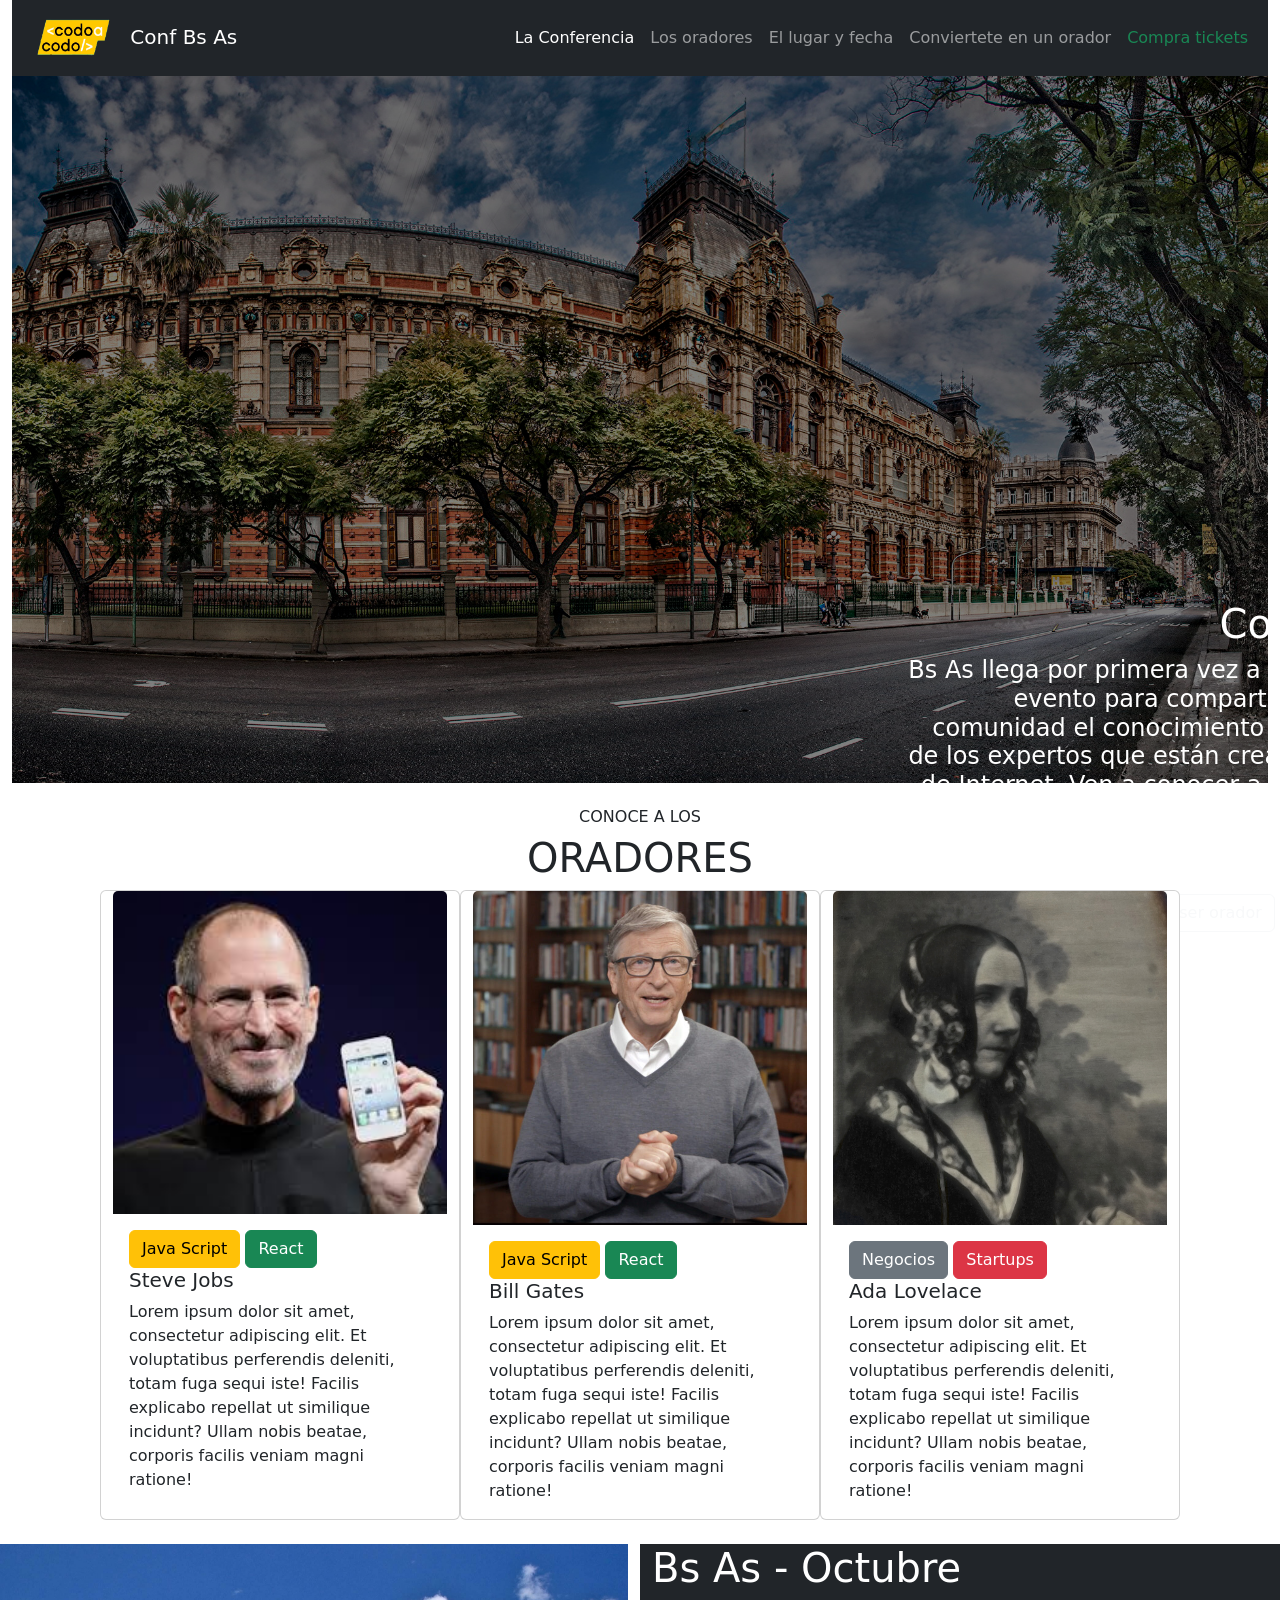
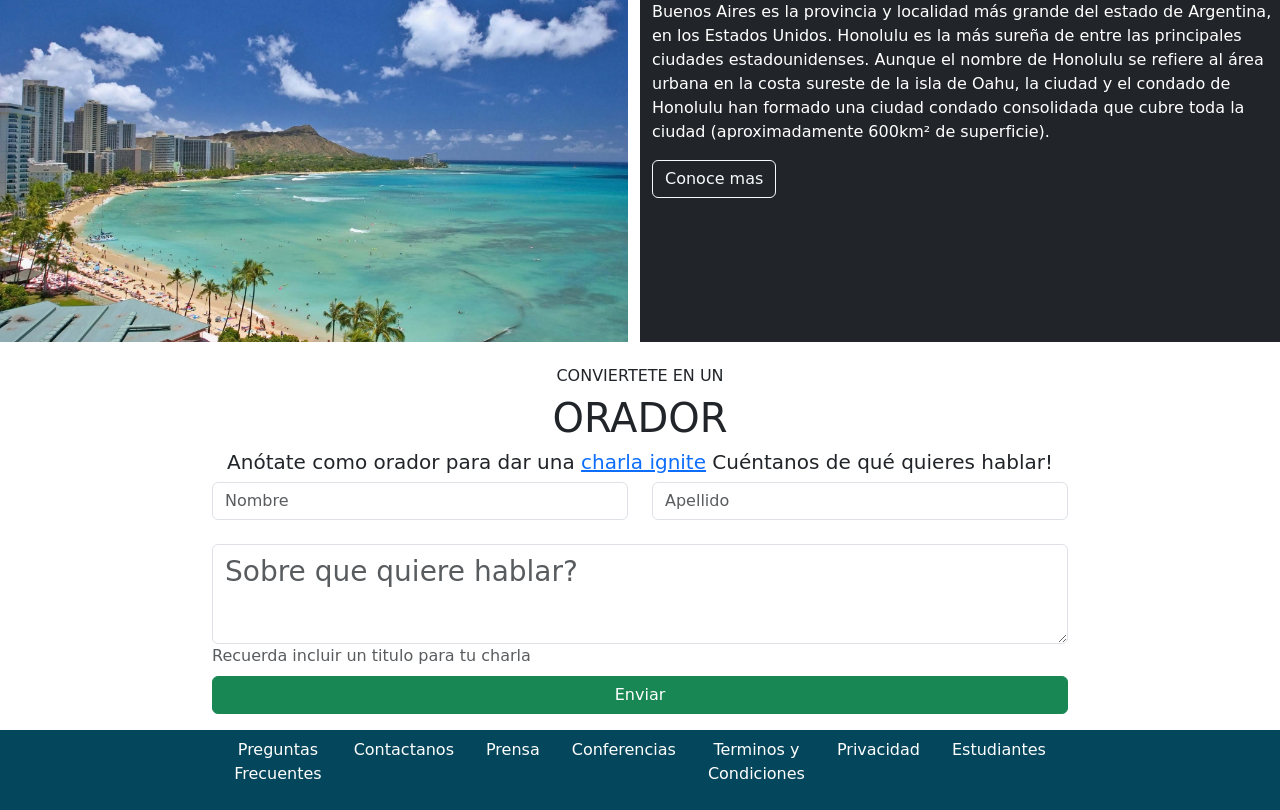
<file: index.html>
<!DOCTYPE html>
<html lang="es">

<head>
    <meta charset="UTF-8">
    <meta http-equiv="X-UA-Compatible" content="IE=edge">
    <meta name="viewport" content="width=device-width, initial-scale=1.0">
    <title>TP Integrador Codo a Codo</title>
    <link rel="stylesheet" href="styles.css">
    <!-- CSS only -->
<link href="https://cdn.jsdelivr.net/npm/bootstrap@5.2.1/dist/css/bootstrap.min.css" rel="stylesheet" integrity="sha384-iYQeCzEYFbKjA/T2uDLTpkwGzCiq6soy8tYaI1GyVh/UjpbCx/TYkiZhlZB6+fzT" crossorigin="anonymous">
</head>

<body>
 
  <header class="container-fluid">

    <nav class="navbar navbar-expand-lg navbar-dark bg-dark">

    <div class="container-fluid">

      <div col-4>
        <a class="navbar-brand" href="#">
          <img src="Imagenes 1/codoacodo.png" alt="Logo" width="100" height="60" class="d-inline-block text-align">
          Conf Bs As
        </a>
      </div>
           
      <div col-8>
        <button class="navbar-toggler" type="button" data-bs-toggle="collapse" data-bs-target="#navbarSupportedContent" aria-controls="navbarSupportedContent" aria-expanded="false" aria-label="Toggle navigation">
          <span class="navbar-toggler-icon"></span>
        </button>
    
        <div class="collapse navbar-collapse" id="navbarSupportedContent">
          <ul class="navbar-nav me-auto mb-2 mb-lg-0 ms-auto">
            <li class="nav-item">
              <a class="nav-link active" aria-current="page" href="#">La Conferencia</a>
            </li>
            <li class="nav-item">
              <a class="nav-link" href="#">Los oradores</a>
            </li>
            <li class="nav-item">
              <a class="nav-link" href="#">El lugar y fecha</a>
            </li>
            <li class="nav-item">
              <a class="nav-link" href="#">Conviertete en un orador</a>
            </li>
            <li class="nav-item">
              <a class="nav-link text-success" href="index2.html">Compra tickets</a>
            </li>
        </div>
      </div>
    </div>
</nav>

</header>

 <main>

  <div class="container-fluid">
    <div class="ba1">
      <img src="./Imagenes 1/ba1.jpg" alt="ciudad" width="100%"> 
    </div> 
    
    <div class=" col-5 texto-arriba"> 
      <h1>Conf Bs As</h1> 
      <h4>Bs As llega por primera vez a Argentina. Un evento para compartir con nuestra comunidad el conocimiento
          y experiencia de los expertos que están creando el futuro de Internet. Ven a conocer a miembros del
          evento, a otros estudiantes de Codo a Codo y los oradores de primer nivel que tenemos para ti. Te
          esperamos!</h4>
          <button type="button" class="btn btn-outline-light">Quiero ser orador</button>
          <button type="button" class="btn btn-success">Comprar tickets</button>
    </div>
  </div>

<br>

  <div>
    <h6 style="text-align: center;">CONOCE A LOS</h6>
    <h1 style="text-align: center;">ORADORES</h1>
  </div>
  
   <div class="row" style="margin-left: 100px; margin-right: 100px;">
          <div class="card col-sm-4">
              <img src="Imagenes 1/steve.jpg" class="card-img-top" alt="...">
              <div class="card-body">
                  <button type="button" class="btn btn-warning">Java Script</button>
                  <button type="button" class="btn btn-success">React</button>
                <h5 class="card-title">Steve Jobs</h5>
                <p class="card-text">Lorem ipsum dolor sit amet,
                  consectetur adipiscing elit. Et voluptatibus perferendis deleniti, totam fuga sequi iste!
                  Facilis explicabo repellat ut similique incidunt? Ullam nobis beatae, corporis facilis veniam
                  magni ratione!</p>
              </div>
            </div>

            <div class="card col-sm-4">
              <img src="Imagenes 1/bill.jpg" class="card-img-top" alt="...">
              <div class="card-body">
                  <button type="button" class="btn btn-warning">Java Script</button>
                  <button type="button" class="btn btn-success">React</button>
                <h5 class="card-title">Bill Gates</h5>
                <p class="card-text">Lorem ipsum dolor sit amet,
                  consectetur adipiscing elit. Et voluptatibus perferendis deleniti, totam fuga sequi iste!
                  Facilis explicabo repellat ut similique incidunt? Ullam nobis beatae, corporis facilis veniam
                  magni ratione!</p>
              </div>
            </div>

            <div class="card col-sm-4">
              <img src="Imagenes 1/ada.jpeg" class="card-img-top" alt="...">
              <div class="card-body">
                  <button type="button" class="btn btn-secondary">Negocios</button>
                  <button type="button" class="btn btn-danger">Startups</button>
                <h5 class="card-title">Ada Lovelace</h5>
                <p class="card-text">Lorem ipsum dolor sit amet,
                  consectetur adipiscing elit. Et voluptatibus perferendis deleniti, totam fuga sequi iste!
                  Facilis explicabo repellat ut similique incidunt? Ullam nobis beatae, corporis facilis veniam
                  magni ratione!</p>
              </div>
            </div>
      </div>

<br>

  <div class="row">
      <div class="col-6">
          <img src="Imagenes 1/honolulu.jpg" class="img-fluid" alt="hawaii" style="width: 100%;">
      </div>
      <div class="col-6 bg-dark text-white">
          <h1>Bs As - Octubre</h1>
          <p">Buenos Aires es la provincia y localidad más grande del estado de Argentina, en los
              Estados Unidos. Honolulu es la más sureña de entre las principales ciudades estadounidenses. Aunque
              el nombre de Honolulu se refiere al área urbana en la costa sureste de la isla de Oahu, la ciudad y
              el condado de Honolulu han formado una ciudad condado consolidada que cubre toda la ciudad
              (aproximadamente 600km² de superficie).</p>
              <button type="button" class="btn btn-outline-light">Conoce mas</button>
      </div>
  </div>

  <br>

  <div>
    <h6 style="text-align: center;">CONVIERTETE EN UN</h6>
    <h1 style="text-align: center;">ORADOR</h1>
    <h5 style="text-align: center;">Anótate como orador para dar una <a href="#">charla ignite</a> Cuéntanos de qué quieres hablar!</h5>  
  </div>

  <div class="row mb-3" style="margin-left: 200px; margin-right: 200px">
      <div class="col">
        <input type="text" class="form-control" placeholder="Nombre" aria-label="Nombre">
      </div>
      <div class="col">
        <input type="text" class="form-control" placeholder="Apellido" aria-label="Apellido">
      </div>
      <div class="mt-4 mb-2">
        <textarea class="form-control fs-3" placeholder="Sobre que quiere hablar?" id="floatingTextarea2"
            style="height: 100px"></textarea>
        <label class="text-muted" for="floatingTextarea2">Recuerda incluir un titulo para tu charla</label>
    </div>
    <div class="container">
        <button type="button" class="btn btn-success text-white w-100">Enviar</button>
    </div>
    </div>
    
</main>

<footer>

  <ul class="nav justify-content-center footer">
    <li class="nav-item">
      <a class="nav-link text-white" aria-current="page" href="#">Preguntas <br> Frecuentes</a>
    </li>
    <li class="nav-item">
      <a class="nav-link text-white" href="#">Contactanos</a>
    </li>
    <li class="nav-item">
      <a class="nav-link text-white" href="#">Prensa</a>
    </li>
    <li class="nav-item">
      <a class="nav-link text-white" href="#">Conferencias</a>
    </li>
    <li class="nav-item">
      <a class="nav-link text-white" href="#">Terminos y <br> Condiciones</a>
    </li>
    <li class="nav-item">
      <a class="nav-link text-white" href="#">Privacidad</a>
    </li>
    <li class="nav-item">
      <a class="nav-link text-white" href="#">Estudiantes</a>
    </li>
  </ul>
  
  </footer>

    <!-- JavaScript Bundle with Popper -->
<script src="https://cdn.jsdelivr.net/npm/bootstrap@5.2.1/dist/js/bootstrap.bundle.min.js" integrity="sha384-u1OknCvxWvY5kfmNBILK2hRnQC3Pr17a+RTT6rIHI7NnikvbZlHgTPOOmMi466C8" crossorigin="anonymous"></script>

</body>

</html>
</file>
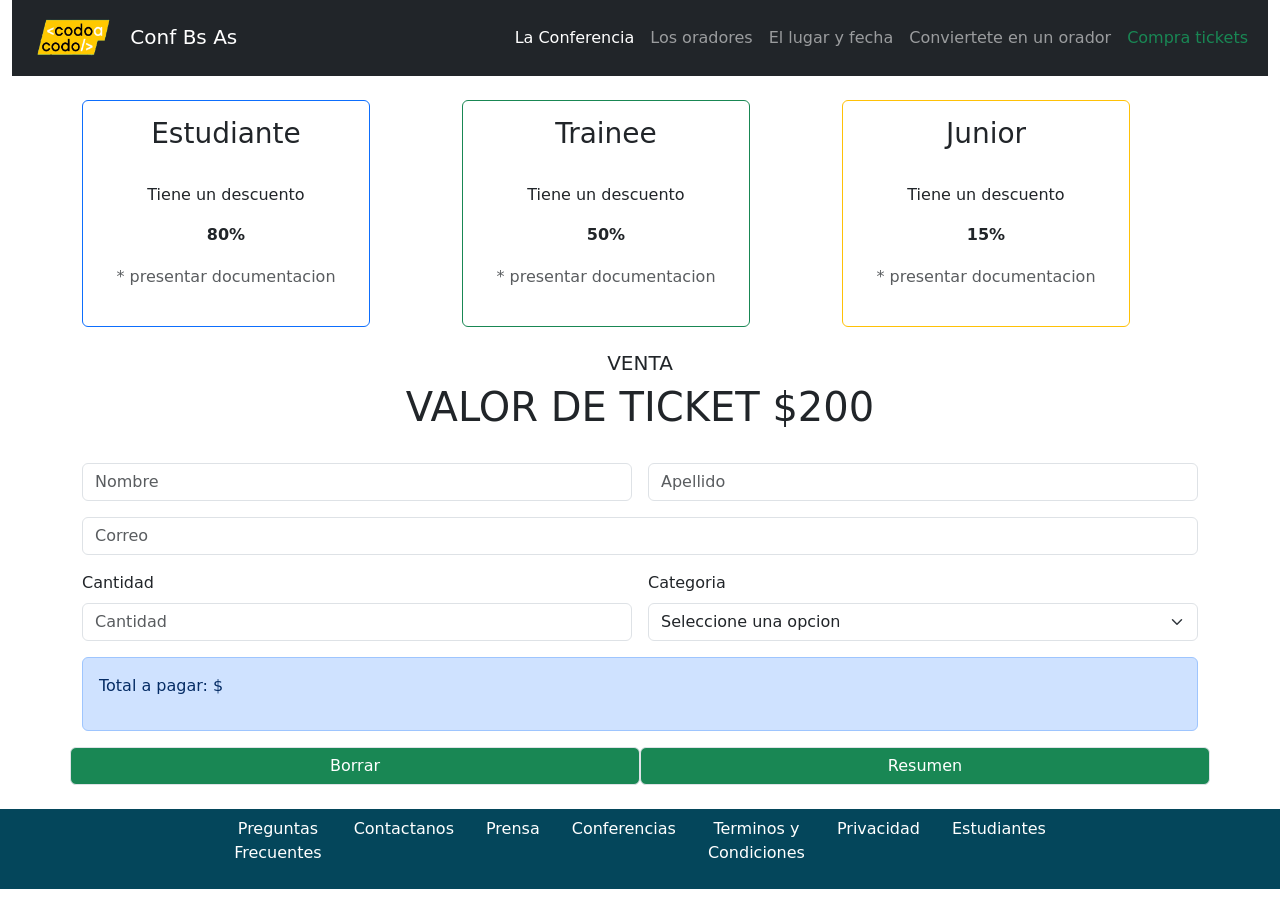
<file: index2.html>
<!DOCTYPE html>
<html lang="en">
<head>
    <meta charset="UTF-8">
    <meta http-equiv="X-UA-Compatible" content="IE=edge">
    <meta name="viewport" content="width=device-width, initial-scale=1.0">
    <link href="https://cdn.jsdelivr.net/npm/bootstrap@5.2.2/dist/css/bootstrap.min.css" rel="stylesheet" integrity="sha384-Zenh87qX5JnK2Jl0vWa8Ck2rdkQ2Bzep5IDxbcnCeuOxjzrPF/et3URy9Bv1WTRi" crossorigin="anonymous">
    <link rel="stylesheet" href="styles.css">
    <title>Comprar Tickets</title>
</head>

<body>

  <header class="container-fluid">

    <nav class="navbar navbar-expand-lg navbar-dark bg-dark">

    <div class="container-fluid">

      <div col-4>
        <a class="navbar-brand" href="#">
          <img src="codoacodo.png" alt="Logo" width="100" height="60" class="d-inline-block text-align">
          Conf Bs As
        </a>
      </div>
           
      <div col-8>
        <button class="navbar-toggler" type="button" data-bs-toggle="collapse" data-bs-target="#navbarSupportedContent" aria-controls="navbarSupportedContent" aria-expanded="false" aria-label="Toggle navigation">
          <span class="navbar-toggler-icon"></span>
        </button>
    
        <div class="collapse navbar-collapse" id="navbarSupportedContent">
          <ul class="navbar-nav me-auto mb-2 mb-lg-0 ms-auto">
            <li class="nav-item">
              <a class="nav-link active" aria-current="page" href="#">La Conferencia</a>
            </li>
            <li class="nav-item">
              <a class="nav-link" href="#">Los oradores</a>
            </li>
            <li class="nav-item">
              <a class="nav-link" href="#">El lugar y fecha</a>
            </li>
            <li class="nav-item">
              <a class="nav-link" href="#">Conviertete en un orador</a>
            </li>
            <li class="nav-item">
              <a class="nav-link text-success" href="#">Compra tickets</a>
            </li>
        </div>
      </div>
    </div>
</nav>

</header>

<br>
    
  <div class="container fluid justify-content-center" >

    <div class="row row-cols-1 row-cols-md-3 g-4">

      <div class="col">
        <div class="card h-100 card border-primary mb-3" style="width: 18rem; text-align: center;">
          <div class="card-body">
            <h3 class="card-title">Estudiante</h3>
            <br>
            <p class="card-text">Tiene un descuento</p>
            <b>80%</b>
            <br><br>
            <h6 class="card-subtitle mb-2 text-muted">* presentar documentacion</h6>
          </div>
        </div>
      </div>

      <div class="col">
        <div class="card h-100 card border-success mb-3" style="width: 18rem; text-align: center;">
          <div class="card-body">
            <h3 class="card-title">Trainee</h3>
            <br>
            <p class="card-text">Tiene un descuento</p>
            <b>50%</b>
            <br><br>
            <h6 class="card-subtitle mb-2 text-muted">* presentar documentacion</h6>
          </div>
        </div>
      </div>

      <div class="col">
        <div class="card h-100 card border-warning mb-3" style="width: 18rem; text-align: center;">
          <div class="card-body">
            <h3 class="card-title">Junior</h3>
            <br>
            <p class="card-text">Tiene un descuento</p>
            <b>15%</b>
            <br><br>
            <h6 class="card-subtitle mb-2 text-muted">* presentar documentacion</h6>
          </div>
        </div>
      </div>
    </div>

      <br>

      <div style="text-align:center;">

        <h5>VENTA</h5>
        <h1>VALOR DE TICKET $200</h1>
        
        </div>

        <br>

      <form class="row g-3 mb-3">

        <div class="col-md-6">
          <input type="text" class="form-control" id="nombre" placeholder="Nombre" aria-label="Nombre">
        </div>

        <br>

        <div class="col-md-6">
          <input type="text" class="form-control" id="apellido" placeholder="Apellido" aria-label="Apellido">
        </div>

        <div class="col-md-12">
          <input type="text" class="form-control" id="correo" placeholder="Correo">
        </div>
  
        <div class="col-md-6">
          <label for="inputEmail4" class="form-label">Cantidad</label>
          <input type="text" class="form-control" id="cantidad" placeholder="Cantidad">
        </div>

        <div class="col-md-6">
          <label for="inputEmail4" class="form-label">Categoria</label>
          <select id="categoria" class="form-select" aria-label="Default select example">
                <option value="">Seleccione una opcion</option>
                <option value="0">Sin categoria</option>
                  <option value="1">Estudiante</option>
                  <option value="2">Trainee</option>
                  <option value="3">Junior</option>
                </select>
        </div>

      </form>
        
        <div class="alert alert-primary" role="alert">
          <p id="total">Total a pagar: $</p>   
        </div>
  
  
<div class="row">
  <button id="borrar" type="button" class="btn btn-success col-md-6 col-sm-12 border" >Borrar</button>
  <button id="resumen" type="button" class="btn btn-success col-md-6 col-sm-12 border">Resumen</button>
</div> 
</div>

<br>

<footer class="bg-success">

  <ul class="nav justify-content-center footer">
    <li class="nav-item">
      <a class="nav-link text-white" aria-current="page" href="#">Preguntas <br> Frecuentes</a>
    </li>
    <li class="nav-item">
      <a class="nav-link text-white" href="#">Contactanos</a>
    </li>
    <li class="nav-item">
      <a class="nav-link text-white" href="#">Prensa</a>
    </li>
    <li class="nav-item">
      <a class="nav-link text-white" href="#">Conferencias</a>
    </li>
    <li class="nav-item">
      <a class="nav-link text-white" href="#">Terminos y <br> Condiciones</a>
    </li>
    <li class="nav-item">
      <a class="nav-link text-white" href="#">Privacidad</a>
    </li>
    <li class="nav-item">
      <a class="nav-link text-white" href="#">Estudiantes</a>
    </li>
  </ul>
  
  </footer>


  
      <script src="https://cdn.jsdelivr.net/npm/bootstrap@5.2.2/dist/js/bootstrap.bundle.min.js" integrity="sha384-OERcA2EqjJCMA+/3y+gxIOqMEjwtxJY7qPCqsdltbNJuaOe923+mo//f6V8Qbsw3" crossorigin="anonymous"></script>
      <script src="script.js"></script>
</body>

</html>
</file>
<file: styles.css>
.contenedor{
    position: relative;
    display: inline-block;
}

.ba1{
    filter: brightness(50%);
}

.texto-arriba{
    text-align: right;
    color: white;
    position: absolute;
    top: 600px;
    left: 900px; 
}

.formulario{
    margin-left: 500px;
    margin-right: 500px;
}

.footer{
    background-color: rgb(4, 70, 91);
    text-align: center;
    display: flex;
    justify-content: space-between;
    width: auto;
    height: 80px;
}
</file>
